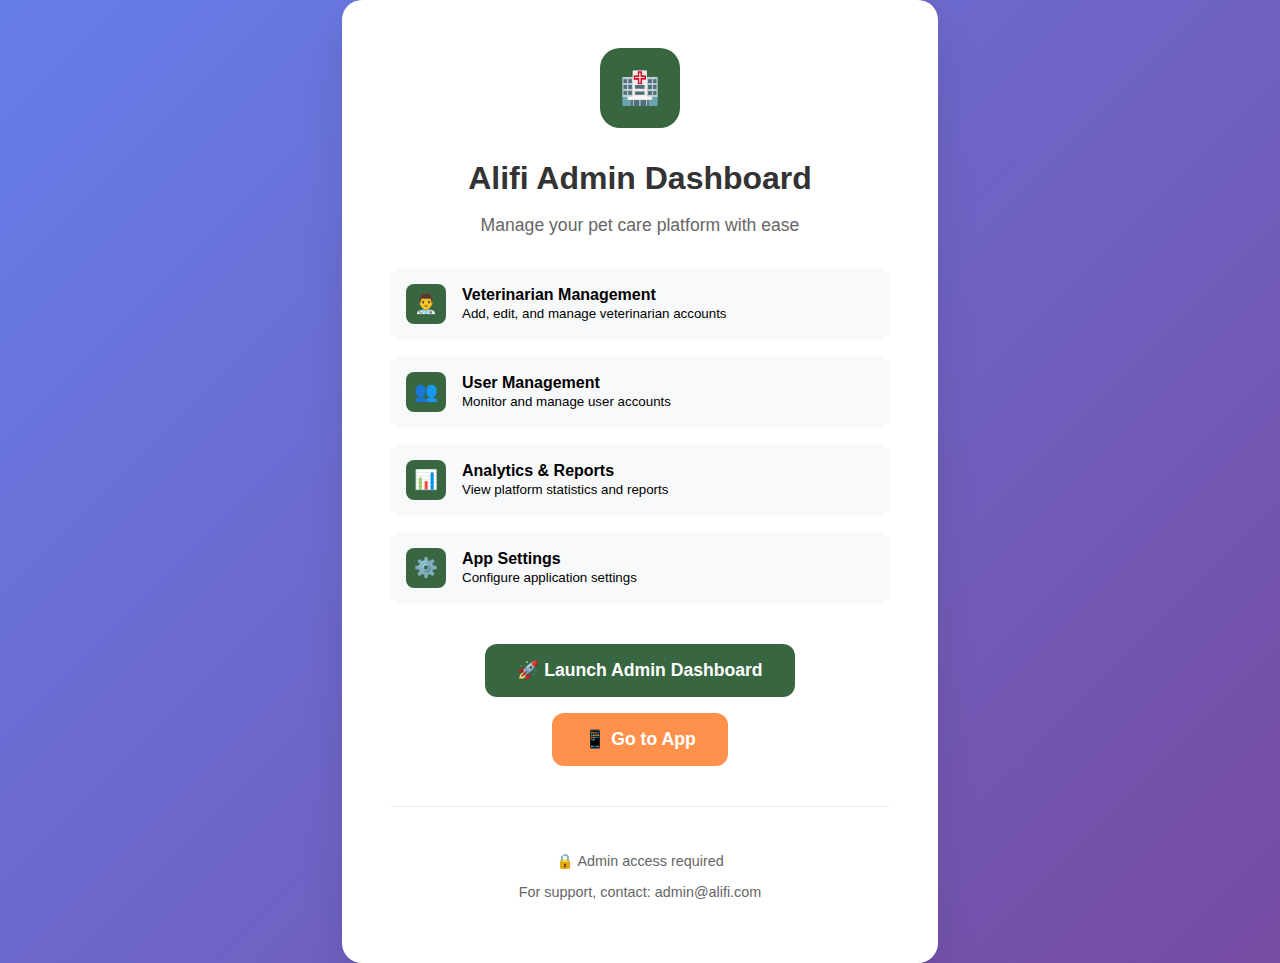
<file: web/admin.html>
<!DOCTYPE html>
<html lang="en">
<head>
    <meta charset="UTF-8">
    <meta name="viewport" content="width=device-width, initial-scale=1.0">
    <title>Alifi Admin Dashboard</title>
    <style>
        body {
            font-family: -apple-system, BlinkMacSystemFont, 'Segoe UI', Roboto, sans-serif;
            margin: 0;
            padding: 0;
            background: linear-gradient(135deg, #667eea 0%, #764ba2 100%);
            min-height: 100vh;
            display: flex;
            align-items: center;
            justify-content: center;
        }

        .container {
            background: white;
            border-radius: 20px;
            padding: 3rem;
            box-shadow: 0 20px 40px rgba(0,0,0,0.1);
            text-align: center;
            max-width: 500px;
            width: 90%;
        }

        .logo {
            width: 80px;
            height: 80px;
            background: #386641;
            border-radius: 20px;
            margin: 0 auto 2rem;
            display: flex;
            align-items: center;
            justify-content: center;
            font-size: 2rem;
            color: white;
        }

        h1 {
            color: #333;
            margin-bottom: 0.5rem;
            font-size: 2rem;
            font-weight: 700;
        }

        .subtitle {
            color: #666;
            margin-bottom: 2rem;
            font-size: 1.1rem;
        }

        .btn {
            background: #386641;
            color: white;
            border: none;
            padding: 1rem 2rem;
            border-radius: 12px;
            font-size: 1.1rem;
            font-weight: 600;
            cursor: pointer;
            transition: all 0.3s ease;
            text-decoration: none;
            display: inline-block;
            margin: 0.5rem;
        }

        .btn:hover {
            background: #2a4a2f;
            transform: translateY(-2px);
            box-shadow: 0 8px 20px rgba(56, 102, 65, 0.3);
        }

        .btn-secondary {
            background: #FF914C;
        }

        .btn-secondary:hover {
            background: #e6823f;
            box-shadow: 0 8px 20px rgba(255, 145, 76, 0.3);
        }

        .features {
            text-align: left;
            margin: 2rem 0;
        }

        .feature {
            display: flex;
            align-items: center;
            margin: 1rem 0;
            padding: 1rem;
            background: #f8f9fa;
            border-radius: 12px;
        }

        .feature-icon {
            width: 40px;
            height: 40px;
            background: #386641;
            border-radius: 8px;
            display: flex;
            align-items: center;
            justify-content: center;
            color: white;
            margin-right: 1rem;
            font-size: 1.2rem;
        }

        .footer {
            margin-top: 2rem;
            padding-top: 2rem;
            border-top: 1px solid #eee;
            color: #666;
            font-size: 0.9rem;
        }

        @media (max-width: 768px) {
            .container {
                padding: 2rem;
            }
            
            h1 {
                font-size: 1.5rem;
            }
            
            .btn {
                display: block;
                width: 100%;
                margin: 0.5rem 0;
            }
        }
    </style>
</head>
<body>
    <div class="container">
        <div class="logo">🏥</div>
        <h1>Alifi Admin Dashboard</h1>
        <p class="subtitle">Manage your pet care platform with ease</p>
        
        <div class="features">
            <div class="feature">
                <div class="feature-icon">👨‍⚕️</div>
                <div>
                    <strong>Veterinarian Management</strong><br>
                    <small>Add, edit, and manage veterinarian accounts</small>
                </div>
            </div>
            <div class="feature">
                <div class="feature-icon">👥</div>
                <div>
                    <strong>User Management</strong><br>
                    <small>Monitor and manage user accounts</small>
                </div>
            </div>
            <div class="feature">
                <div class="feature-icon">📊</div>
                <div>
                    <strong>Analytics & Reports</strong><br>
                    <small>View platform statistics and reports</small>
                </div>
            </div>
            <div class="feature">
                <div class="feature-icon">⚙️</div>
                <div>
                    <strong>App Settings</strong><br>
                    <small>Configure application settings</small>
                </div>
            </div>
        </div>

        <a href="/#/admin" class="btn">
            🚀 Launch Admin Dashboard
        </a>
        
        <a href="/#/main" class="btn btn-secondary">
            📱 Go to App
        </a>

        <div class="footer">
            <p>🔒 Admin access required</p>
            <p>For support, contact: admin@alifi.com</p>
        </div>
    </div>

    <script>
        // Auto-redirect if on mobile
        function isMobile() {
            return /Android|webOS|iPhone|iPad|iPod|BlackBerry|IEMobile|Opera Mini/i.test(navigator.userAgent);
        }

        if (isMobile()) {
            document.querySelector('.btn').innerHTML = '📱 Open Mobile Admin';
        }

        // Add click analytics
        document.querySelectorAll('.btn').forEach(btn => {
            btn.addEventListener('click', () => {
                console.log('Admin dashboard accessed');
            });
        });
    </script>
</body>
</html>
</file>
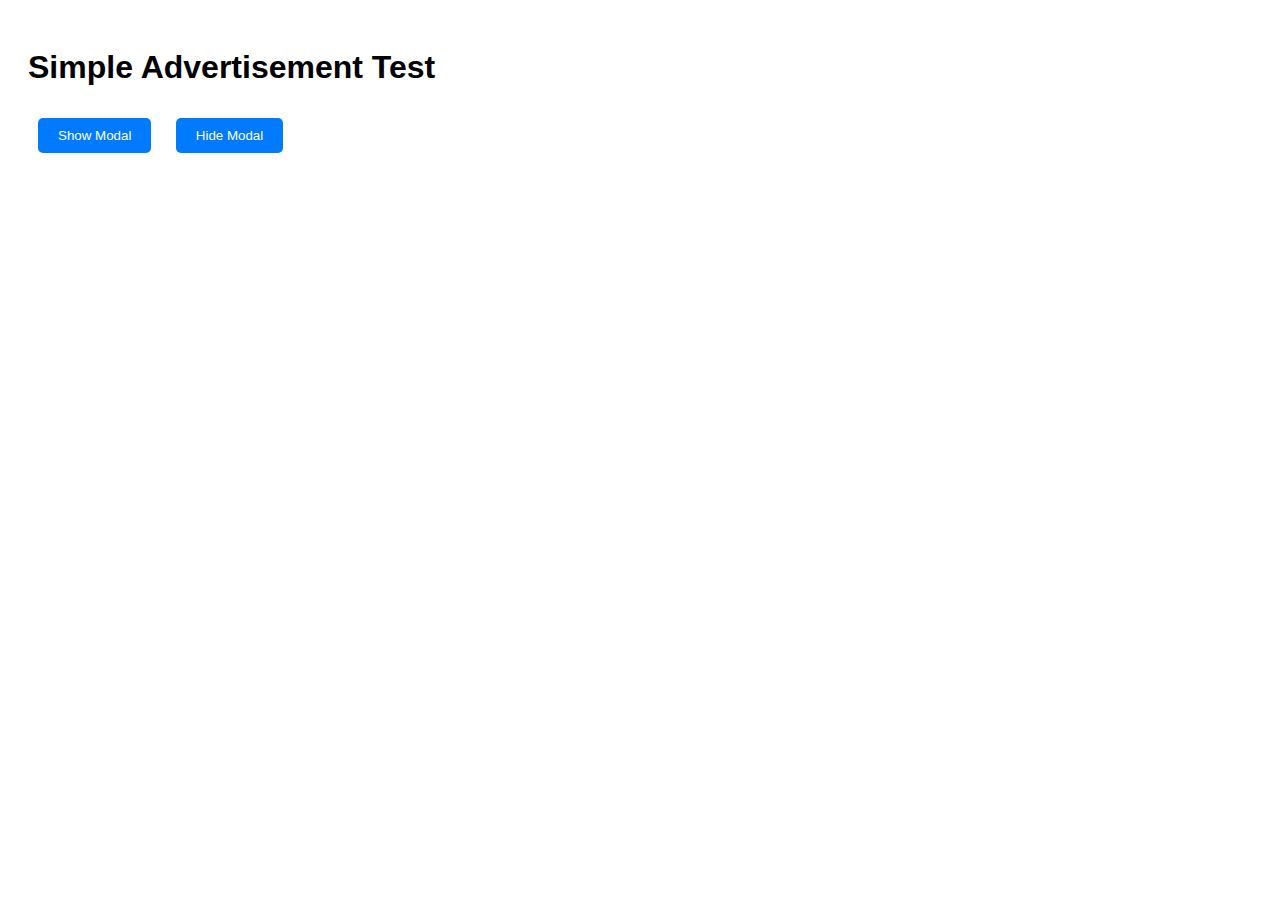
<file: web/admin-dashboard/simple-test.html>
<!DOCTYPE html>
<html lang="en">
<head>
    <meta charset="UTF-8">
    <meta name="viewport" content="width=device-width, initial-scale=1.0">
    <title>Simple Ad Test</title>
    <style>
        body { font-family: Arial, sans-serif; padding: 20px; }
        .btn { padding: 10px 20px; background: #007bff; color: white; border: none; border-radius: 5px; cursor: pointer; margin: 10px; }
        .btn:hover { background: #0056b3; }
        .modal { display: none; position: fixed; top: 0; left: 0; width: 100%; height: 100%; background: rgba(0,0,0,0.5); z-index: 1000; }
        .modal.show { display: flex; align-items: center; justify-content: center; }
        .modal-content { background: white; padding: 20px; border-radius: 10px; max-width: 500px; width: 90%; }
        .form-group { margin-bottom: 15px; }
        .form-group label { display: block; margin-bottom: 5px; }
        .form-group input, .form-group textarea { width: 100%; padding: 8px; border: 1px solid #ddd; border-radius: 4px; }
    </style>
</head>
<body>
    <h1>Simple Advertisement Test</h1>
    
    <button class="btn" onclick="showModal()">Show Modal</button>
    <button class="btn" onclick="hideModal()">Hide Modal</button>
    
    <div id="test-modal" class="modal">
        <div class="modal-content">
            <h3>Test Modal</h3>
            <p>This is a test modal to check if the CSS is working.</p>
            <button class="btn" onclick="hideModal()">Close</button>
        </div>
    </div>

    <script>
        function showModal() {
            console.log('Showing modal...');
            const modal = document.getElementById('test-modal');
            modal.classList.add('show');
            document.body.style.overflow = 'hidden';
            console.log('Modal classes:', modal.classList.toString());
        }

        function hideModal() {
            console.log('Hiding modal...');
            const modal = document.getElementById('test-modal');
            modal.classList.remove('show');
            document.body.style.overflow = 'auto';
        }
    </script>
</body>
</html>
</file>
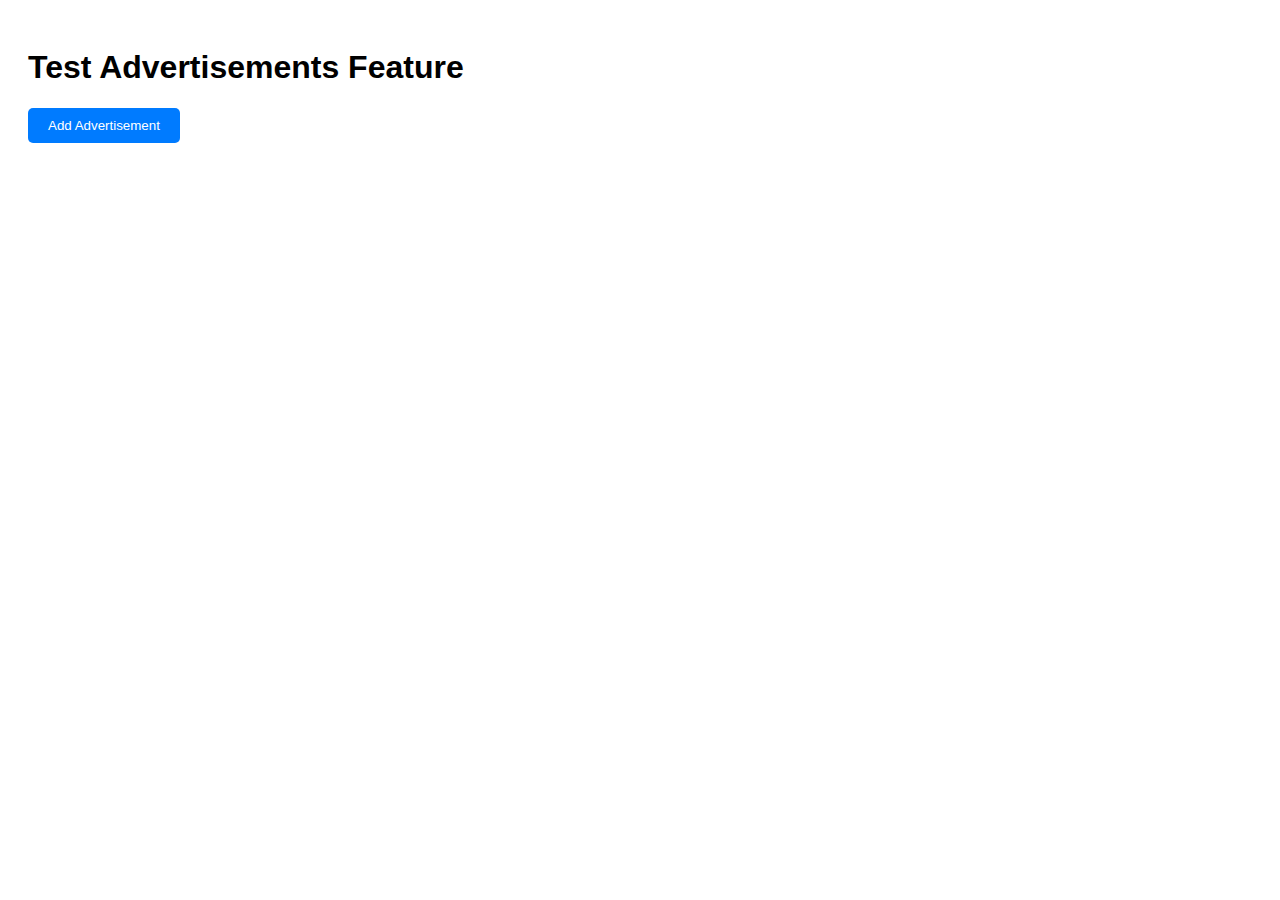
<file: web/admin-dashboard/test-ads.html>
<!DOCTYPE html>
<html lang="en">
<head>
    <meta charset="UTF-8">
    <meta name="viewport" content="width=device-width, initial-scale=1.0">
    <title>Test Advertisements</title>
    <style>
        body { font-family: Arial, sans-serif; padding: 20px; }
        .btn { padding: 10px 20px; background: #007bff; color: white; border: none; border-radius: 5px; cursor: pointer; }
        .btn:hover { background: #0056b3; }
        .modal { display: none; position: fixed; top: 0; left: 0; width: 100%; height: 100%; background: rgba(0,0,0,0.5); z-index: 1000; }
        .modal.show { display: flex; align-items: center; justify-content: center; }
        .modal-content { background: white; padding: 20px; border-radius: 10px; max-width: 500px; width: 90%; }
        .form-group { margin-bottom: 15px; }
        .form-group label { display: block; margin-bottom: 5px; }
        .form-group input, .form-group textarea { width: 100%; padding: 8px; border: 1px solid #ddd; border-radius: 4px; }
    </style>
</head>
<body>
    <h1>Test Advertisements Feature</h1>
    
    <button id="add-ad-btn" class="btn">Add Advertisement</button>
    
    <div id="ad-modal" class="modal">
        <div class="modal-content">
            <h3 id="ad-modal-title">Add Advertisement</h3>
            <form id="ad-form">
                <div class="form-group">
                    <label for="ad-title">Title (Optional)</label>
                    <input type="text" id="ad-title" placeholder="Advertisement title...">
                </div>
                <div class="form-group">
                    <label for="ad-image-url">Image URL *</label>
                    <input type="url" id="ad-image-url" required placeholder="https://example.com/image.jpg">
                </div>
                <div class="form-group">
                    <label for="ad-display-order">Display Order</label>
                    <input type="number" id="ad-display-order" min="1" max="10" value="1">
                </div>
                <div class="form-group">
                    <button type="submit" class="btn">Save Advertisement</button>
                    <button type="button" id="cancel-ad-btn" class="btn" style="background: #6c757d;">Cancel</button>
                </div>
            </form>
        </div>
    </div>

    <script>
        // Simple test functions
        function showModal(modalId) {
            console.log('showModal called with ID:', modalId);
            const modal = document.getElementById(modalId);
            console.log('Modal element found:', modal);
            if (modal) {
                console.log('Adding show class to modal...');
                modal.classList.add('show');
                console.log('Modal classes after adding show:', modal.classList.toString());
            } else {
                console.error('Modal not found with ID:', modalId);
            }
        }

        function closeModal(modalId) {
            const modal = document.getElementById(modalId);
            if (modal) {
                modal.classList.remove('show');
            }
        }

        function showAddAdModal() {
            console.log('showAddAdModal called!');
            const modal = document.getElementById('ad-modal');
            console.log('Modal element:', modal);
            
            document.getElementById('ad-modal-title').textContent = 'Add Advertisement';
            document.getElementById('ad-form').reset();
            document.getElementById('ad-form').dataset.mode = 'add';
            delete document.getElementById('ad-form').dataset.adId;
            
            console.log('About to show modal...');
            showModal('ad-modal');
            console.log('Modal should be shown now');
        }

        // Event listeners
        document.addEventListener('DOMContentLoaded', () => {
            console.log('DOM loaded, setting up test event listeners...');
            
            const addBtn = document.getElementById('add-ad-btn');
            console.log('Add button found:', addBtn);
            
            if (addBtn) {
                addBtn.addEventListener('click', () => {
                    console.log('Add advertisement button clicked!');
                    showAddAdModal();
                });
            }

            document.getElementById('ad-form')?.addEventListener('submit', (e) => {
                e.preventDefault();
                console.log('Ad form submitted!');
                alert('Form submitted (test mode)');
            });

            document.getElementById('cancel-ad-btn')?.addEventListener('click', () => {
                closeModal('ad-modal');
            });
        });
    </script>
</body>
</html>
</file>
